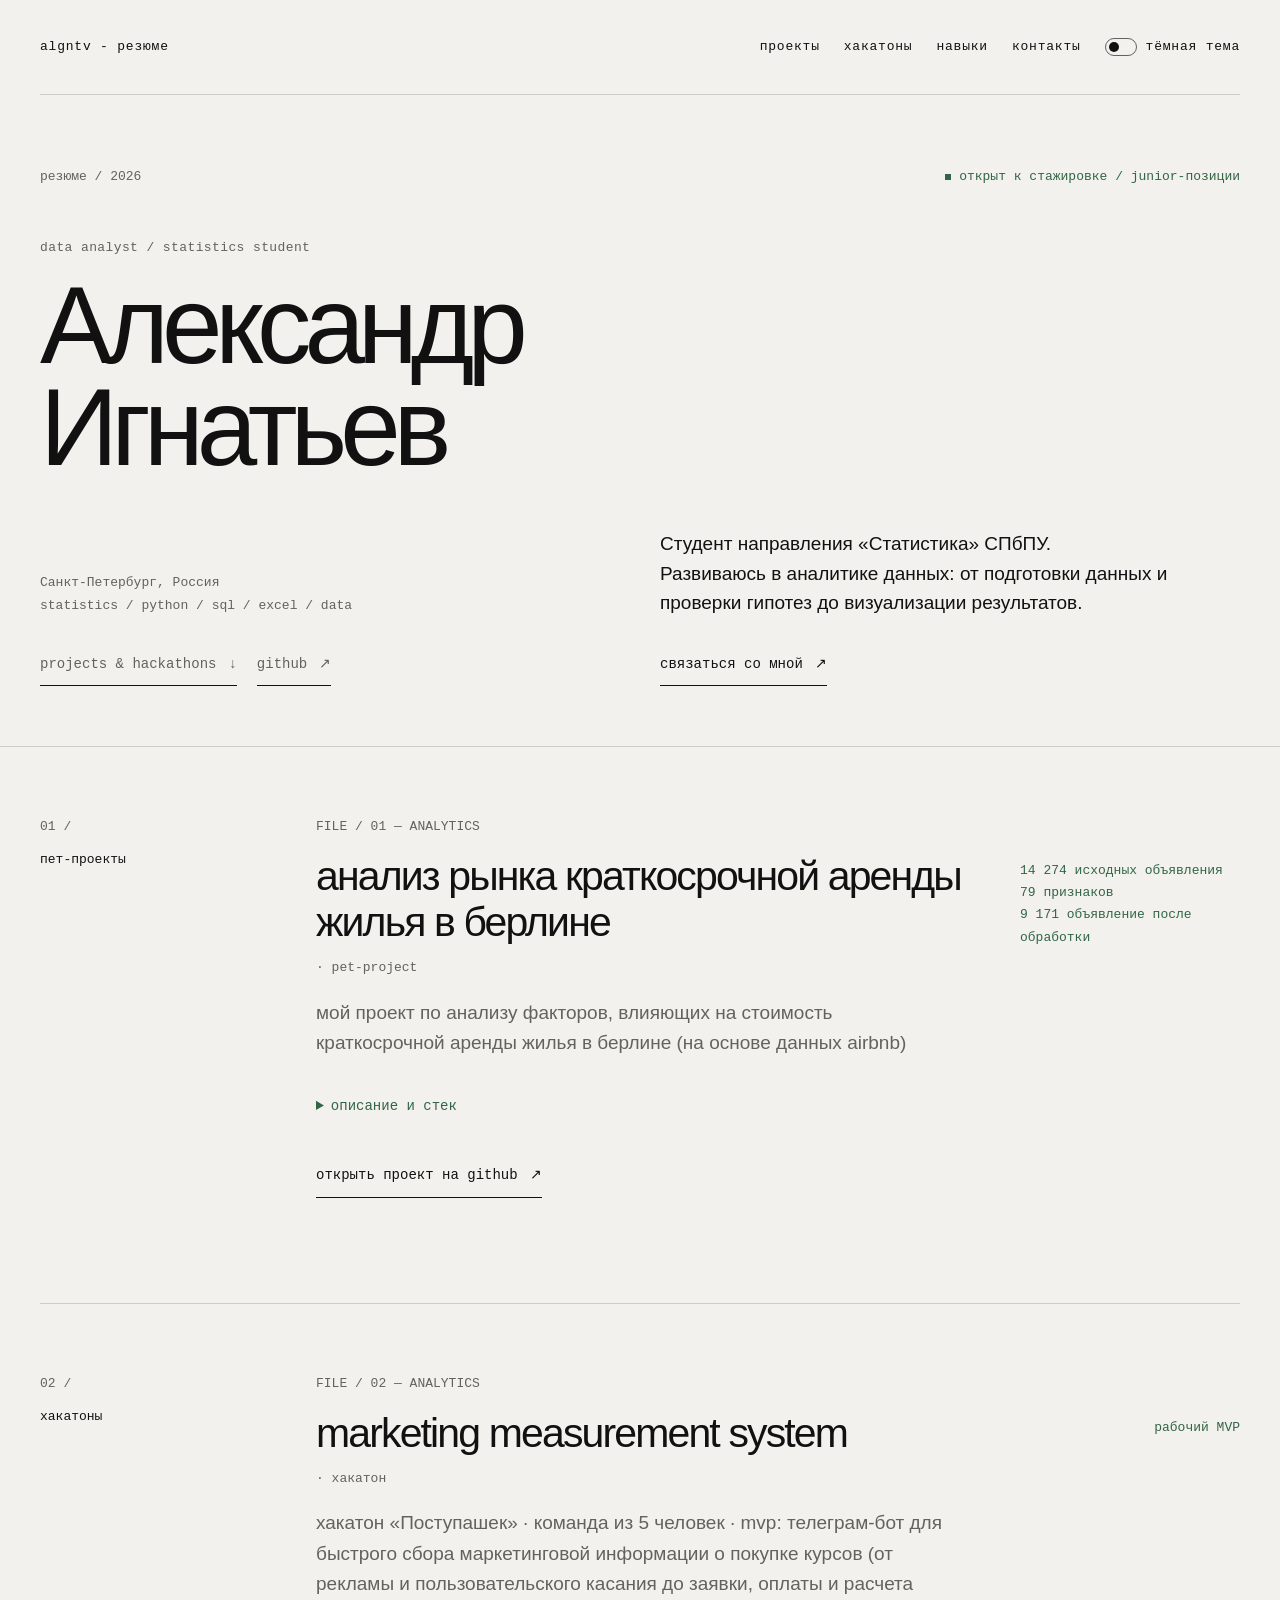
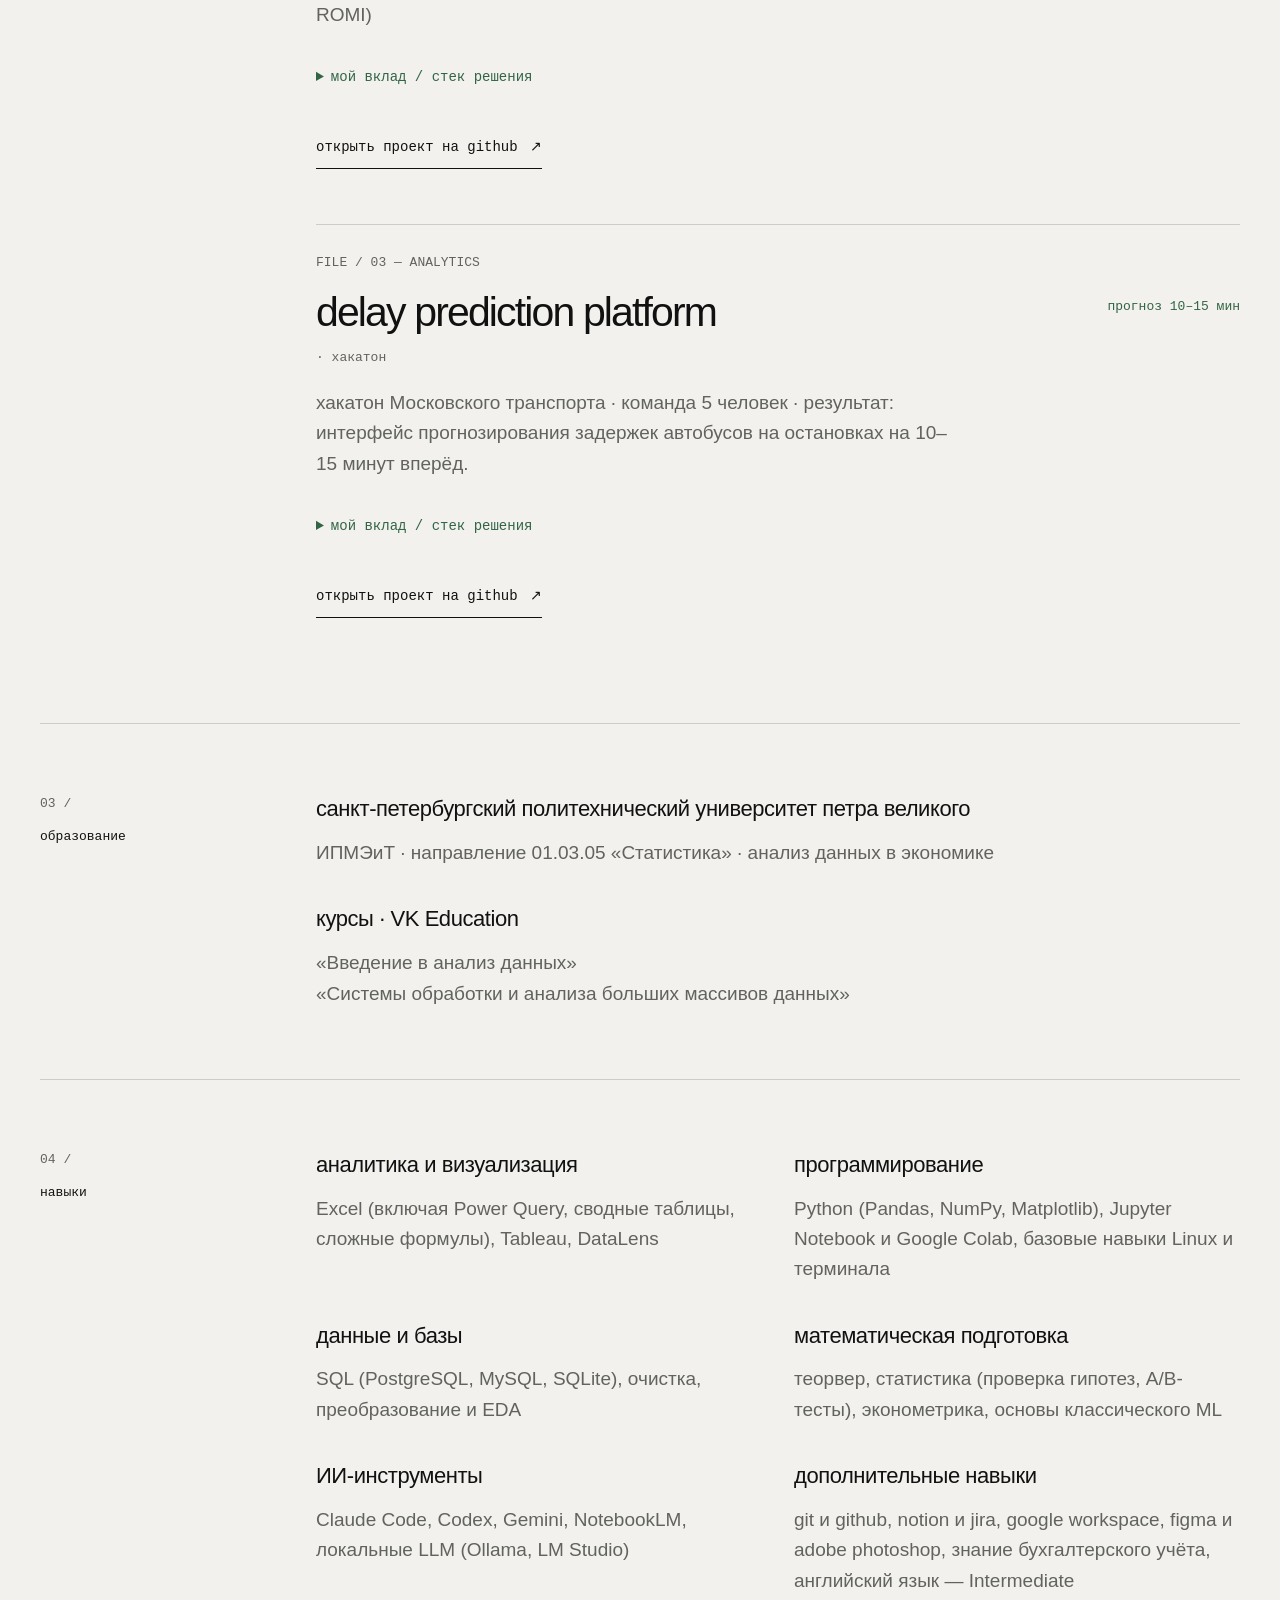
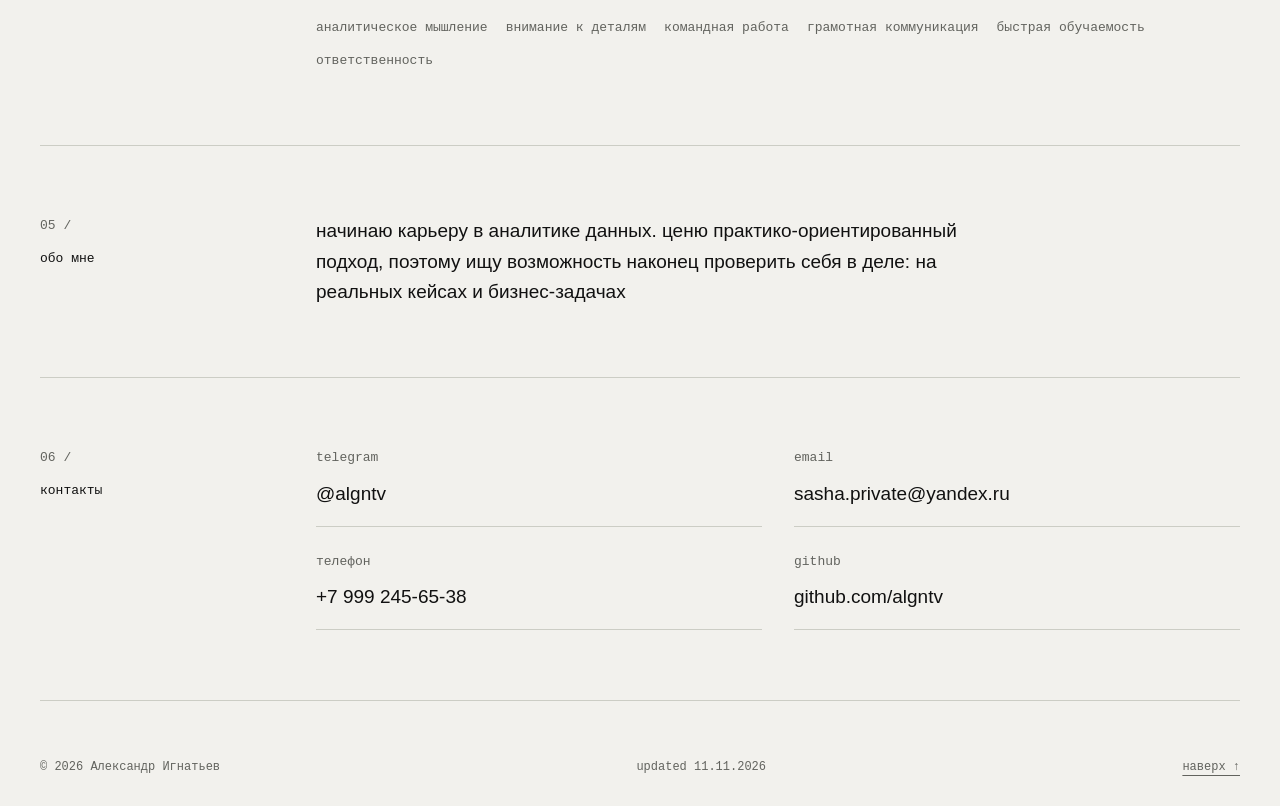
<file: index.html>
<!doctype html>
<html lang="ru">
<head>
  <meta charset="utf-8">
  <meta name="viewport" content="width=device-width, initial-scale=1">
  <meta name="description" content="Александр Игнатьев — начинающий аналитик данных. Python, SQL, Excel, Tableau и DataLens.">
  <title>Александр Игнатьев — аналитик данных</title>
  <script>
    (() => {
      let theme;
      try { theme = localStorage.getItem('resume-theme'); } catch {}
      document.documentElement.dataset.theme = theme === 'dark' || theme === 'light'
        ? theme : (matchMedia('(prefers-color-scheme: dark)').matches ? 'dark' : 'light');
    })();
  </script>
  <style>
:root{--bg:#f2f1ed;--text:#111;--muted:#62635e;--line:#cccdc5;--accent:#326545;--max:1240px;--body-size:19px;--label-size:13px;--action-size:14px;--card-title-size:22px;--mono:"SFMono-Regular",Consolas,"Liberation Mono",monospace}
html{color-scheme:light}html[data-theme="dark"]{color-scheme:dark;--bg:#181a18;--text:#f0f1eb;--muted:#b3b7ad;--line:#42473e;--accent:#97c9a2}
.theme-toggle{display:inline-flex;align-items:center;gap:9px;min-height:44px;padding:0;border:0;background:none;color:var(--text);font:inherit;letter-spacing:inherit;cursor:pointer}.theme-toggle:focus-visible{outline:2px solid var(--accent);outline-offset:6px}.theme-track{display:inline-block;width:32px;height:18px;border:1px solid var(--muted);border-radius:12px;padding:3px}.theme-track::after{content:"";display:block;width:10px;height:10px;border-radius:50%;background:var(--text);transition:transform .18s ease}.theme-toggle[aria-checked="true"] .theme-track::after{transform:translateX(14px)}.nav-links{align-items:center}
*{box-sizing:border-box}html{scroll-behavior:smooth;scroll-padding-top:28px}body{margin:0;background:var(--bg);color:var(--text);font:var(--body-size)/1.6 Arial,Helvetica,sans-serif}a{color:inherit;text-underline-offset:5px}a:hover{color:var(--accent)}a:focus-visible,summary:focus-visible{outline:2px solid var(--accent);outline-offset:6px}.wrap{width:min(calc(100% - 80px),var(--max));margin:auto}
.site-nav{display:flex;justify-content:space-between;gap:24px;align-items:center;padding:25px 0;border-bottom:1px solid var(--line);font:var(--label-size)/1.6 var(--mono);letter-spacing:.06em}.site-nav a{text-decoration:none}.site-nav>a{text-transform:none}.nav-links{display:flex;gap:24px;flex-wrap:wrap}.archive-mark{color:var(--muted)}
header{padding:72px 0 60px;border-bottom:1px solid var(--line)}.hero-meta{display:flex;justify-content:space-between;gap:24px;margin-bottom:50px;font:var(--label-size)/1.6 var(--mono);color:var(--muted)}.availability{color:var(--accent)}.availability::before{content:"";display:inline-block;width:6px;height:6px;background:var(--accent);margin-right:8px}
.eyebrow{margin:0 0 16px;font:var(--label-size)/1.6 var(--mono);color:var(--muted);letter-spacing:.03em}
h1{font-size:clamp(56px,8.5vw,118px);line-height:.94;letter-spacing:-.065em;font-weight:500;margin:0;max-width:1100px}h1 span{display:block}.hero-bottom{display:grid;grid-template-columns:1fr 1fr;gap:40px;align-items:end;margin-top:50px}.hero-index{font:var(--label-size)/1.8 var(--mono);color:var(--muted)}.lead{max-width:570px;margin:0;font-size:var(--body-size);line-height:1.55}.actions{display:flex;flex-wrap:wrap;gap:20px;margin-top:25px}.button{display:inline-flex;align-items:center;min-height:44px;padding:5px 0;border:0;border-bottom:1px solid var(--text);background:none;text-decoration:none;font:var(--action-size)/1.6 var(--mono)}.button:hover{border-color:var(--accent)}.button::after{content:" ↗";margin-left:12px}.hero-index .button:first-child::after{content:" ↓"}
main{padding:0 0 56px}section{display:grid;grid-template-columns:220px minmax(0,1fr);gap:56px;padding:70px 0;border-bottom:1px solid var(--line)}section h2{margin:0;font:var(--label-size)/1.6 var(--mono);font-weight:400}section h2 span{display:block;color:var(--muted);margin-bottom:12px}.content{min-width:0}.content p:first-child{margin-top:0}.content p:last-child{margin-bottom:0}.content>p{max-width:670px;font-size:var(--body-size);line-height:1.6}
.project{position:relative;border-top:1px solid var(--line);padding:28px 0 35px}.project:first-child{border-top:0;padding-top:0}.project+.project{margin-top:20px}.project-index{font:var(--label-size)/1.6 var(--mono);color:var(--muted);margin:0 0 16px}.project-top{display:grid;grid-template-columns:minmax(0,1fr) auto;gap:24px;align-items:start}.project h3{font-size:clamp(25px,3.2vw,43px);font-weight:400;letter-spacing:-.045em;line-height:1.12;margin:0 0 18px;max-width:650px}.project-type{display:block;font:var(--label-size)/1.6 var(--mono);color:var(--muted);letter-spacing:0;margin-top:12px}.project p{max-width:650px;color:var(--muted);font-size:var(--body-size)}.project-top p{font-size:var(--body-size)}.metric{font:var(--label-size)/1.7 var(--mono);color:var(--accent);max-width:220px;padding-top:6px}.project ul{margin:20px 0;padding-left:18px;max-width:650px;font-size:var(--body-size)}.project li{padding:4px 0}.tags{display:flex;flex-wrap:wrap;gap:5px 18px}.tag{font:var(--label-size)/1.7 var(--mono);color:var(--muted);padding:3px 0;background:transparent;border:0}.case-file{margin-top:24px}.case-file summary{cursor:pointer;font:var(--action-size)/1.6 var(--mono);padding:12px 0;width:fit-content;min-height:44px;color:var(--accent)}.case-file[open]{padding-bottom:16px}.case-file[open] summary{margin-bottom:14px}.case-file strong{font-weight:500;color:var(--text)}
.skill-groups{display:grid;grid-template-columns:1fr 1fr;gap:36px 32px}.card{padding:0;background:none;border:0}.card h3{font-size:var(--card-title-size);line-height:1.35;font-weight:400;margin:0 0 14px;letter-spacing:-.02em}.card p{margin:0;color:var(--muted);font-size:var(--body-size)}.contact-grid{display:grid;grid-template-columns:1fr 1fr;gap:25px 32px}.contact{display:block;padding:0 0 16px;border-bottom:1px solid var(--line);text-decoration:none;overflow-wrap:anywhere;font-size:var(--body-size)}.contact span{display:block;font:var(--label-size)/1.6 var(--mono);color:var(--muted);margin-bottom:10px}footer{padding:0 0 28px;font:12px/1.8 var(--mono);color:var(--muted)}.footer-row{display:flex;justify-content:space-between;gap:20px}.skip-link{position:absolute;left:20px;top:-100px;background:var(--bg);padding:12px;z-index:2}.skip-link:focus{top:10px}
@media(min-width:1000px){section h2{position:sticky;top:28px;align-self:start}}
@media(max-width:850px){.wrap{width:calc(100% - 40px)}section{grid-template-columns:150px minmax(0,1fr);gap:28px}.project-top{grid-template-columns:1fr}.metric{padding-top:0}.hero-bottom{gap:24px}.nav-links{gap:14px}}
@media(max-width:600px){:root{--body-size:18px;--label-size:12px;--action-size:13px;--card-title-size:21px}.wrap{width:calc(100% - 36px)}.site-nav{font-size:var(--label-size);padding:18px 0;gap:12px;flex-wrap:wrap}.nav-links{width:100%;justify-content:space-between}.archive-mark{display:none}.nav-links{gap:16px}header{padding:40px 0}.hero-meta{margin-bottom:36px;flex-direction:column;gap:8px}h1{font-size:clamp(46px,12vw,72px)}.hero-bottom{grid-template-columns:1fr;margin-top:32px;gap:28px}.hero-index{order:2}.lead{font-size:var(--body-size)}section{grid-template-columns:1fr;gap:30px;padding:44px 0}section h2 span{display:inline;margin-right:12px}section h2{font-size:var(--label-size)}.skill-groups,.contact-grid{grid-template-columns:1fr}.project h3{font-size:32px}.project+.project{margin-top:5px}.content>p{font-size:var(--body-size)}.footer-row{flex-direction:column;gap:5px}}
@media(prefers-reduced-motion:reduce){html{scroll-behavior:auto}.theme-track::after{transition:none}}
</style>
</head>
<body>
<a class="skip-link" href="#main">перейти к содержимому</a>
<nav class="site-nav wrap" aria-label="Основная навигация"><a href="#" aria-label="В начало">algntv - резюме</a><div class="nav-links"><a href="#projects">проекты</a><a href="#hackathons">хакатоны</a><a href="#skills">навыки</a><a href="#contacts">контакты</a><button class="theme-toggle" type="button" role="switch" aria-label="тёмная тема" aria-checked="false"><span class="theme-track" aria-hidden="true"></span><span>тёмная тема</span></button></div></nav>
  <header>
    <div class="wrap">
      <div class="hero-meta"><span>резюме / 2026</span><span class="availability">открыт к стажировке / junior-позиции</span></div>
<p class="eyebrow">data analyst / statistics student</p>
<h1><span>Александр</span><span>Игнатьев</span></h1>
<div class="hero-bottom"><div class="hero-index">Санкт-Петербург, Россия<br>statistics / python / sql / excel / data<br><div class="actions"><a class="button" href="#projects">projects &amp; hackathons</a><a class="button" href="https://github.com/algntv" target="_blank" rel="noreferrer">github</a></div></div><div><p class="lead">Студент направления «Статистика» СПбПУ.<br>Развиваюсь в аналитике данных: от подготовки данных и проверки гипотез до визуализации результатов.</p><div class="actions"><a class="button" href="mailto:sasha.private@yandex.ru">связаться со мной</a></div></div></div>
</div></header>

  <main class="wrap" id="main">
    <section id="projects">
      <h2><span>01 /</span>пет-проекты</h2>
      <div class="content">
        <article class="project" id="project-1"><div class="project-index">FILE / 01 — ANALYTICS</div>
          <div class="project-top">
            <div>
              <h3>анализ рынка краткосрочной аренды жилья в берлине<span class="project-type">· pet-project</span></h3>
              <p>
                мой проект по анализу факторов, влияющих на стоимость краткосрочной аренды жилья в берлине (на основе данных airbnb)
              </p>
            </div>
            <span class="metric">14 274 исходных объявления<br>79 признаков<br>9 171 объявление после обработки</span>
          </div>

          <details class="case-file"><summary>описание и стек</summary><ul>
            <li>очистил и подготовил исходные данные;</li>
            <li>провёл EDA и визуализацию ключевых характеристик рынка;</li>
            <li>исследовал влияние района, типа жилья, вместимости, рейтинга и других факторов на цену;</li>
            <li>проверил восемь аналитических гипотез и сформулировал выводы о драйверах стоимости.</li>
          </ul>

          <p><strong>стек:</strong></p>
          <div class="tags">
            <span class="tag">Python</span>
            <span class="tag">Pandas</span>
            <span class="tag">NumPy</span>
            <span class="tag">Matplotlib</span>
            <span class="tag">Jupyter Notebook</span>
            <span class="tag">EDA</span>
            <span class="tag">очистка данных</span>
            <span class="tag">визуализация</span>
          </div>

          </details>
<div class="actions">
            <a class="button" href="https://github.com/algntv/airbnb-berlin-price-drivers" target="_blank" rel="noreferrer">
              открыть проект на github
            </a>
          </div>
        </article>

      </div>
    </section>

    <section id="hackathons">
      <h2><span>02 /</span>хакатоны</h2>
      <div class="content">
        <article class="project" id="project-2"><div class="project-index">FILE / 02 — ANALYTICS</div>
          <div class="project-top">
            <div>
              <h3>marketing measurement system<span class="project-type">· хакатон</span></h3>
              <p>
                хакатон «Поступашек» · команда из 5 человек ·
                mvp: телеграм-бот для быстрого сбора маркетинговой информации о покупке курсов (от рекламы и пользовательского касания до заявки, оплаты и расчета ROMI)
              </p>
            </div>
            <span class="metric">рабочий MVP</span>
          </div>

          <details class="case-file"><summary>мой вклад / стек решения</summary><ul>
            <li>Telegram-бот создаёт tracking-ссылки, фиксирует касания и заявки;</li>
            <li>система считает воронку, attributed revenue, CPA и ROMI по нескольким моделям атрибуции;</li>
            <li>аналитическая часть включает EDA 628 заказов, 606 покупателей и ≈5,9 млн ₽ выручки;</li>
            <li>Telegram-публикации классифицируются rule-based алгоритмом по типу контента;</li>
            <li><strong>мой вклад:</strong> участие в проработке аналитической логики решения и подхода к анализу и классификации данных.</li>
          </ul>

          <p><strong>стек проекта:</strong></p>
          <div class="tags">
            <span class="tag">Python</span>
            <span class="tag">Pandas</span>
            <span class="tag">SQLite</span>
            <span class="tag">Telegram Bot</span>
            <span class="tag">EDA</span>
            <span class="tag">атрибуция</span>
            <span class="tag">ROMI</span>
            <span class="tag">классификация</span>
            <span class="tag">маркетинговая аналитика</span>
          </div>

          </details>
<div class="actions">
            <a class="button" href="https://github.com/valentinesvev/marketing_attribution_system" target="_blank" rel="noreferrer">
              открыть проект на github
            </a>
          </div>
        </article>

        <article class="project" id="project-3"><div class="project-index">FILE / 03 — ANALYTICS</div>
          <div class="project-top">
            <div>
              <h3>delay prediction platform<span class="project-type">· хакатон</span></h3>
              <p>
                хакатон Московского транспорта · команда 5 человек · результат: интерфейс прогнозирования задержек автобусов на остановках на 10–15 минут вперёд.
              </p>
            </div>
            <span class="metric">прогноз 10–15 мин</span>
          </div>

          <details class="case-file"><summary>мой вклад / стек решения</summary><ul>
            <li>платформа принимает потоковую телеметрию и показывает текущие и прогнозные задержки в интерфейсе диспетчера;</li>
            <li>реализованы live- и historical-режимы, ML-пайплайн, FastAPI backend и отдельный analytics worker;</li>
            <li>решение контейнеризировано через Docker Compose и покрыто автоматическими тестами;</li>
            <li><strong>мой вклад:</strong> финальное code review, проверка прохождения тестов и end-to-end работоспособности проекта перед сдачей.</li>
          </ul>

          <p><strong>стек проекта:</strong></p>
          <div class="tags">
            <span class="tag">Python</span>
            <span class="tag">Docker</span>
            <span class="tag">FastAPI</span>
            <span class="tag">PyTorch</span>
            <span class="tag">SQLite</span>
            <span class="tag">ML</span>
            <span class="tag">тестирование</span>
            <span class="tag">Code Review</span>
          </div>

          </details>
<div class="actions">
            <a class="button" href="https://github.com/valentinesvev/delay_prediction_platform" target="_blank" rel="noreferrer">
              открыть проект на github
            </a>
          </div>
        </article>
      </div>
    </section>

    <section id="education">
      <h2><span>03 /</span>образование</h2>
      <div class="content">
        <div class="card">
          <h3>санкт-петербургский политехнический университет петра великого</h3>
          <p>ИПМЭиТ · направление 01.03.05 «Статистика» · анализ данных в экономике</p>
        </div>
        <div class="card" style="margin-top:36px">
          <h3>курсы · VK Education</h3>
          <p>«Введение в анализ данных»<br>«Системы обработки и анализа больших массивов данных»</p>
        </div>
      </div>
    </section>

    <section id="skills">
      <h2><span>04 /</span>навыки</h2>
      <div class="content">
        <div class="skill-groups">
          <div class="card">
            <h3>аналитика и визуализация</h3>
            <p>Excel (включая Power Query, сводные таблицы, сложные формулы), Tableau, DataLens</p>
          </div>
          <div class="card">
            <h3>программирование</h3>
            <p>Python (Pandas, NumPy, Matplotlib), Jupyter Notebook и Google Colab, базовые навыки Linux и терминала</p>
          </div>
          <div class="card">
            <h3>данные и базы</h3>
            <p>SQL (PostgreSQL, MySQL, SQLite), очистка, преобразование и EDA</p>
          </div>
          <div class="card"><h3>математическая подготовка</h3><p>теорвер, статистика (проверка гипотез, A/B-тесты), эконометрика, основы классического ML</p></div>
          <div class="card">
            <h3>ИИ-инструменты</h3>
            <p>Claude Code, Codex, Gemini, NotebookLM, локальные LLM (Ollama, LM Studio)</p>
          </div>
          <div class="card">
            <h3>дополнительные навыки</h3>
            <p>git и github, notion и jira, google workspace, figma и adobe photoshop, знание бухгалтерского учёта, английский язык — Intermediate</p>
          </div>
        </div>

        <div class="tags" style="margin-top:18px">
          <span class="tag">аналитическое мышление</span>
          <span class="tag">внимание к деталям</span>
          <span class="tag">командная работа</span>
          <span class="tag">грамотная коммуникация</span>
          <span class="tag">быстрая обучаемость</span>
          <span class="tag">ответственность</span>
        </div>
      </div>
    </section>

    <section id="about">
      <h2><span>05 /</span>обо мне</h2>
      <div class="content">
        <p>
          начинаю карьеру в аналитике данных. ценю практико-ориентированный подход, поэтому ищу возможность наконец проверить себя в деле: на реальных кейсах и бизнес-задачах
        </p>
      </div>
    </section>

    <section id="contacts">
      <h2><span>06 /</span>контакты</h2>
      <div class="content">
        <div class="contact-grid">
          <a class="contact" href="https://t.me/algntv" target="_blank" rel="noreferrer">
            <span>telegram</span>
            @algntv
          </a>
          <a class="contact" href="mailto:sasha.private@yandex.ru">
            <span>email</span>
            sasha.private@yandex.ru
          </a>
          <a class="contact" href="tel:+79992456538">
            <span>телефон</span>
            +7 999 245-65-38
          </a>
          <a class="contact" href="https://github.com/algntv" target="_blank" rel="noreferrer">
            <span>github</span>
            github.com/algntv
          </a>
        </div>
      </div>
    </section>
  </main>

  <footer>
    <div class="wrap footer-row"><span>© 2026 Александр Игнатьев</span><span>updated 11.11.2026</span><a href="#">наверх ↑</a></div>
  </footer>
<script>
  (() => {
    const root = document.documentElement;
    const toggle = document.querySelector('.theme-toggle');
    const syncToggle = () => toggle.setAttribute('aria-checked', String(root.dataset.theme === 'dark'));
    syncToggle();
    toggle.addEventListener('click', () => {
      root.dataset.theme = root.dataset.theme === 'dark' ? 'light' : 'dark';
      try { localStorage.setItem('resume-theme', root.dataset.theme); } catch {}
      syncToggle();
    });
    matchMedia('(prefers-color-scheme: dark)').addEventListener('change', event => {
      let saved;
      try { saved = localStorage.getItem('resume-theme'); } catch {}
      if (saved === 'light' || saved === 'dark') return;
      root.dataset.theme = event.matches ? 'dark' : 'light';
      syncToggle();
    });
  })();
</script>
</body>
</html>
</file>
